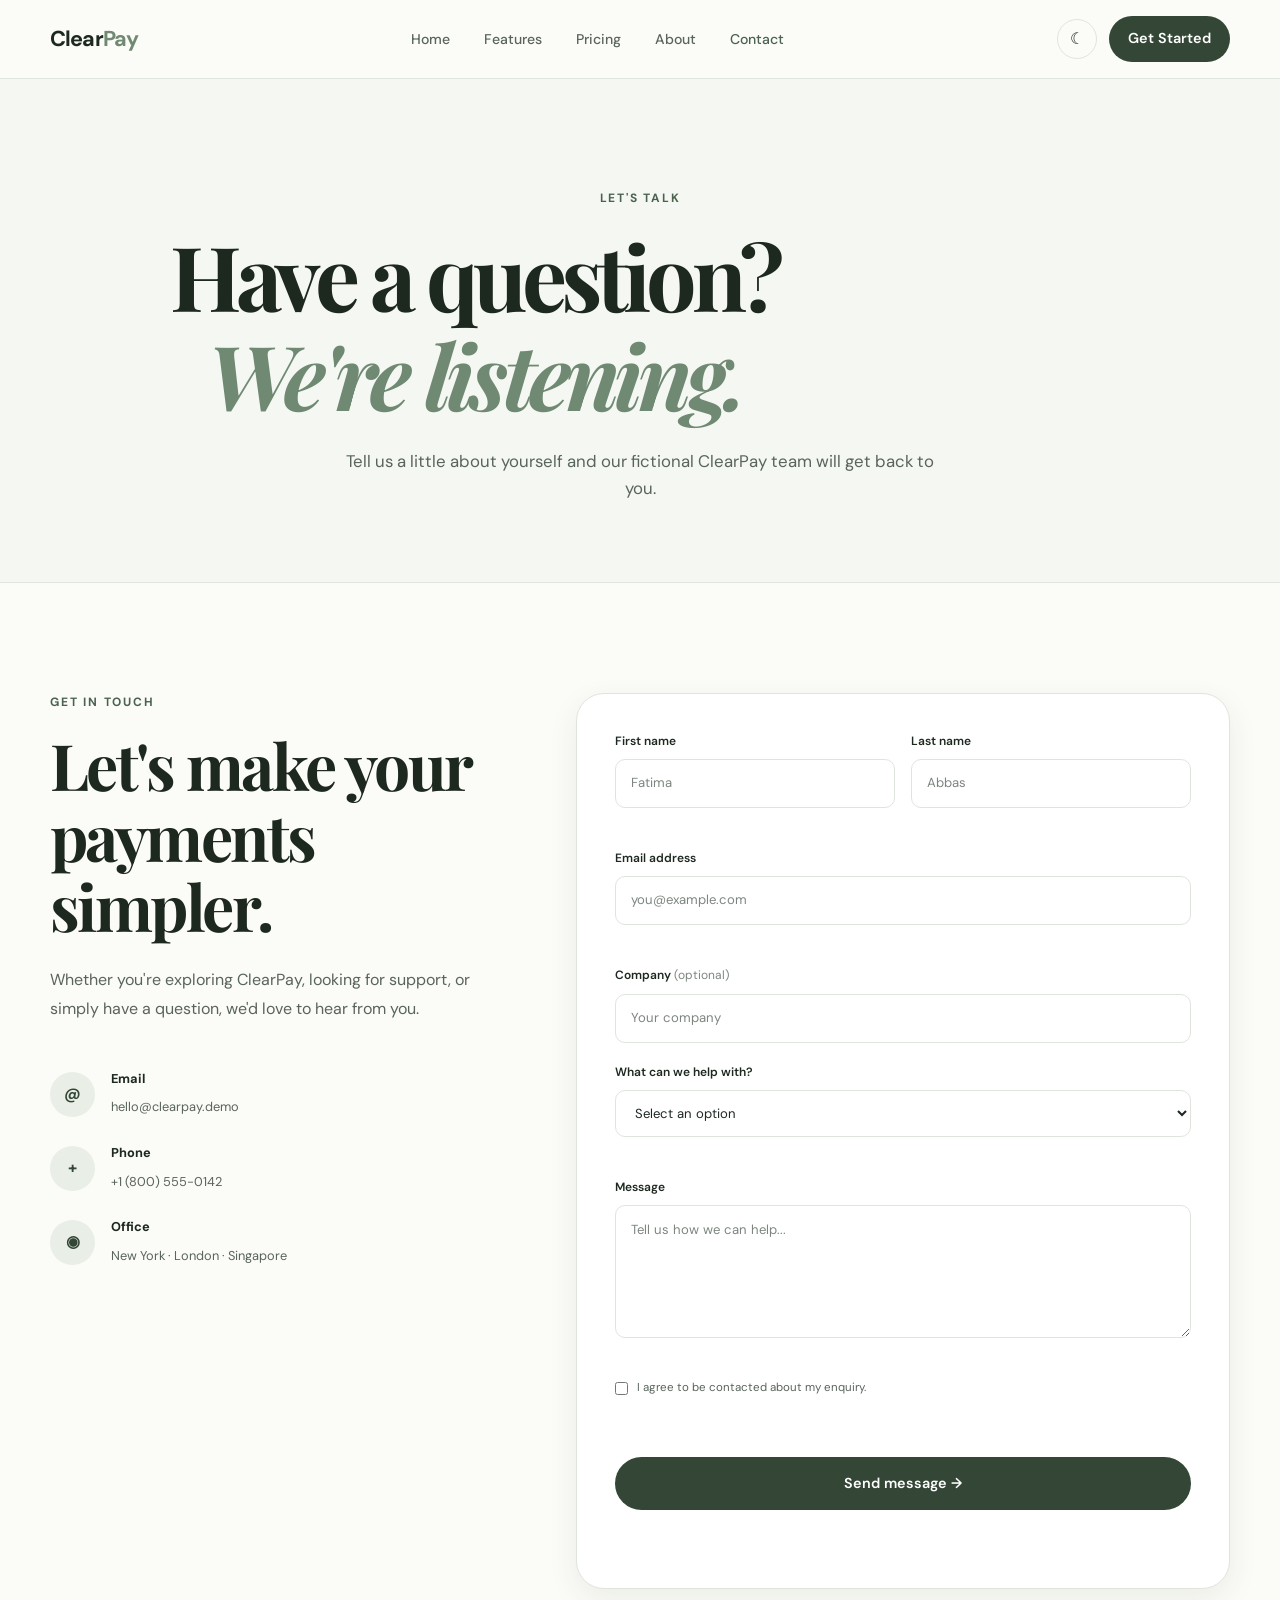
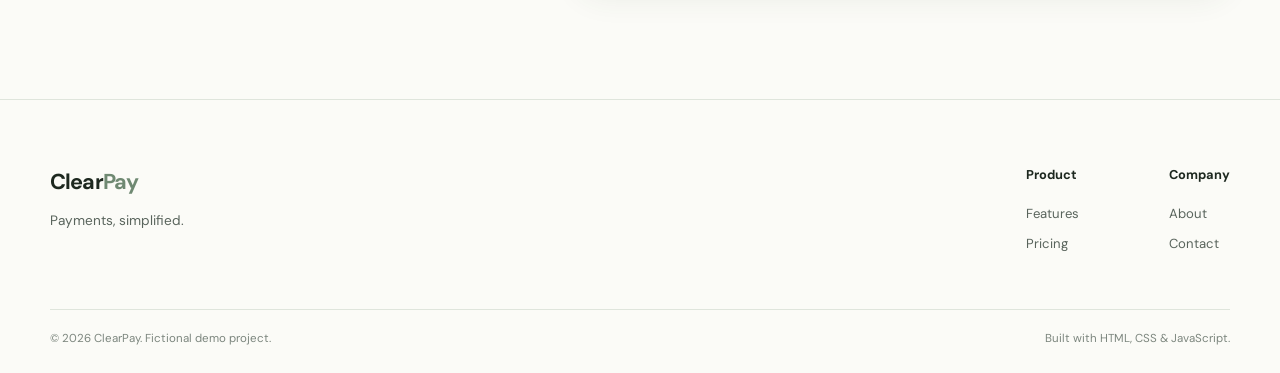
<file: contact.html>
<!DOCTYPE html>
<html lang="en">

<head>
    <meta charset="UTF-8">

    <meta name="viewport" content="width=device-width, initial-scale=1.0">

    <meta
        name="description"
        content="Contact the ClearPay team and learn how our fictional fintech platform can help your business."
    >

    <title>Contact — ClearPay</title>

    <link rel="preconnect" href="https://fonts.googleapis.com">
    <link rel="preconnect" href="https://fonts.gstatic.com" crossorigin>

    <link
        href="https://fonts.googleapis.com/css2?family=DM+Sans:wght@400;500;600;700&family=Playfair+Display:wght@500;600;700&display=swap"
        rel="stylesheet"
    >

    <link rel="stylesheet" href="css/style.css">
</head>

<body>

    <!-- HEADER -->

    <header class="site-header">

        <div class="container nav-wrapper">

            <a href="index.html" class="logo">
                Clear<span>Pay</span>
            </a>

            <nav class="main-nav" aria-label="Main navigation">

                <a href="index.html">Home</a>

                <a href="features.html">Features</a>

                <a href="pricing.html">Pricing</a>

                <a href="about.html">About</a>

                <a href="contact.html" class="active">
                    Contact
                </a>

            </nav>

            <div class="nav-actions">

                <button
                    class="theme-toggle"
                    id="themeToggle"
                    aria-label="Toggle dark mode"
                >
                    ☾
                </button>

                <a
                    href="contact.html"
                    class="btn btn-small"
                >
                    Get Started
                </a>

                <button
                    class="menu-toggle"
                    id="menuToggle"
                    aria-label="Open navigation menu"
                    aria-expanded="false"
                >
                    ☰
                </button>

            </div>

        </div>

        <nav
            class="mobile-nav"
            id="mobileNav"
            aria-label="Mobile navigation"
        >

            <a href="index.html">Home</a>
            <a href="features.html">Features</a>
            <a href="pricing.html">Pricing</a>
            <a href="about.html">About</a>
            <a href="contact.html">Contact</a>

        </nav>

    </header>


    <main>

        <!-- HERO -->

        <section class="page-hero contact-hero">

            <div class="container">

                <p class="eyebrow">
                    Let's talk
                </p>

                <h1>
                    Have a question?
                    <span>We're listening.</span>
                </h1>

                <p>
                    Tell us a little about yourself and our
                    fictional ClearPay team will get back to you.
                </p>

            </div>

        </section>


        <!-- CONTACT -->

        <section class="contact-section section-padding">

            <div class="container contact-grid reveal">

                <!-- CONTACT INFO -->

                <div class="contact-info">

                    <p class="eyebrow">
                        Get in touch
                    </p>

                    <h2>
                        Let's make your
                        payments simpler.
                    </h2>

                    <p>
                        Whether you're exploring ClearPay,
                        looking for support, or simply have
                        a question, we'd love to hear from you.
                    </p>


                    <div class="contact-details">

                        <div>

                            <span class="contact-icon">
                                @
                            </span>

                            <div>

                                <strong>
                                    Email
                                </strong>

                                <a href="mailto:hello@clearpay.demo">
                                    hello@clearpay.demo
                                </a>

                            </div>

                        </div>


                        <div>

                            <span class="contact-icon">
                                +
                            </span>

                            <div>

                                <strong>
                                    Phone
                                </strong>

                                <span>
                                    +1 (800) 555-0142
                                </span>

                            </div>

                        </div>


                        <div>

                            <span class="contact-icon">
                                ◉
                            </span>

                            <div>

                                <strong>
                                    Office
                                </strong>

                                <span>
                                    New York · London · Singapore
                                </span>

                            </div>

                        </div>

                    </div>

                </div>


                <!-- FORM -->

                <div class="contact-form-wrapper">

                    <form
                        id="contactForm"
                        class="contact-form"
                        novalidate
                    >

                        <div class="form-row">

                            <div class="form-group">

                                <label for="firstName">
                                    First name
                                </label>

                                <input
                                    type="text"
                                    id="firstName"
                                    name="firstName"
                                    placeholder="Fatima"
                                    autocomplete="given-name"
                                    required
                                >

                                <small
                                    class="form-error"
                                    id="firstNameError"
                                ></small>

                            </div>


                            <div class="form-group">

                                <label for="lastName">
                                    Last name
                                </label>

                                <input
                                    type="text"
                                    id="lastName"
                                    name="lastName"
                                    placeholder="Abbas"
                                    autocomplete="family-name"
                                    required
                                >

                                <small
                                    class="form-error"
                                    id="lastNameError"
                                ></small>

                            </div>

                        </div>


                        <div class="form-group">

                            <label for="email">
                                Email address
                            </label>

                            <input
                                type="email"
                                id="email"
                                name="email"
                                placeholder="you@example.com"
                                autocomplete="email"
                                required
                            >

                            <small
                                class="form-error"
                                id="emailError"
                            ></small>

                        </div>


                        <div class="form-group">

                            <label for="company">
                                Company
                                <span>(optional)</span>
                            </label>

                            <input
                                type="text"
                                id="company"
                                name="company"
                                placeholder="Your company"
                                autocomplete="organization"
                            >

                        </div>


                        <div class="form-group">

                            <label for="subject">
                                What can we help with?
                            </label>

                            <select
                                id="subject"
                                name="subject"
                                required
                            >

                                <option value="">
                                    Select an option
                                </option>

                                <option value="sales">
                                    Sales & pricing
                                </option>

                                <option value="support">
                                    Customer support
                                </option>

                                <option value="partnership">
                                    Partnership
                                </option>

                                <option value="other">
                                    Something else
                                </option>

                            </select>

                            <small
                                class="form-error"
                                id="subjectError"
                            ></small>

                        </div>


                        <div class="form-group">

                            <label for="message">
                                Message
                            </label>

                            <textarea
                                id="message"
                                name="message"
                                rows="5"
                                placeholder="Tell us how we can help..."
                                required
                            ></textarea>

                            <small
                                class="form-error"
                                id="messageError"
                            ></small>

                        </div>


                        <label class="checkbox-label">

                            <input
                                type="checkbox"
                                id="consent"
                                name="consent"
                                required
                            >

                            <span>
                                I agree to be contacted about my
                                enquiry.
                            </span>

                        </label>

                        <small
                            class="form-error"
                            id="consentError"
                        ></small>


                        <button
                            type="submit"
                            class="btn form-submit"
                        >
                            Send message →
                        </button>


                        <div
                            class="form-success"
                            id="formSuccess"
                            role="status"
                            aria-live="polite"
                        >
                        </div>

                    </form>

                </div>

            </div>

        </section>

    </main>


    <!-- FOOTER -->

    <footer class="site-footer">

        <div class="container footer-grid">

            <div>

                <a href="index3.html" class="logo">
                    Clear<span>Pay</span>
                </a>

                <p>
                    Payments, simplified.
                </p>

            </div>

            <div class="footer-links">

                <div>

                    <strong>Product</strong>

                    <a href="features.html">
                        Features
                    </a>

                    <a href="pricing.html">
                        Pricing
                    </a>

                </div>

                <div>

                    <strong>Company</strong>

                    <a href="about.html">
                        About
                    </a>

                    <a href="contact.html">
                        Contact
                    </a>

                </div>

            </div>

        </div>

        <div class="container footer-bottom">

            <span>
                © 2026 ClearPay. Fictional demo project.
            </span>

            <span>
                Built with HTML, CSS & JavaScript.
            </span>

        </div>

    </footer>


    <script src="js/script.js"></script>

</body>

</html>
</file>
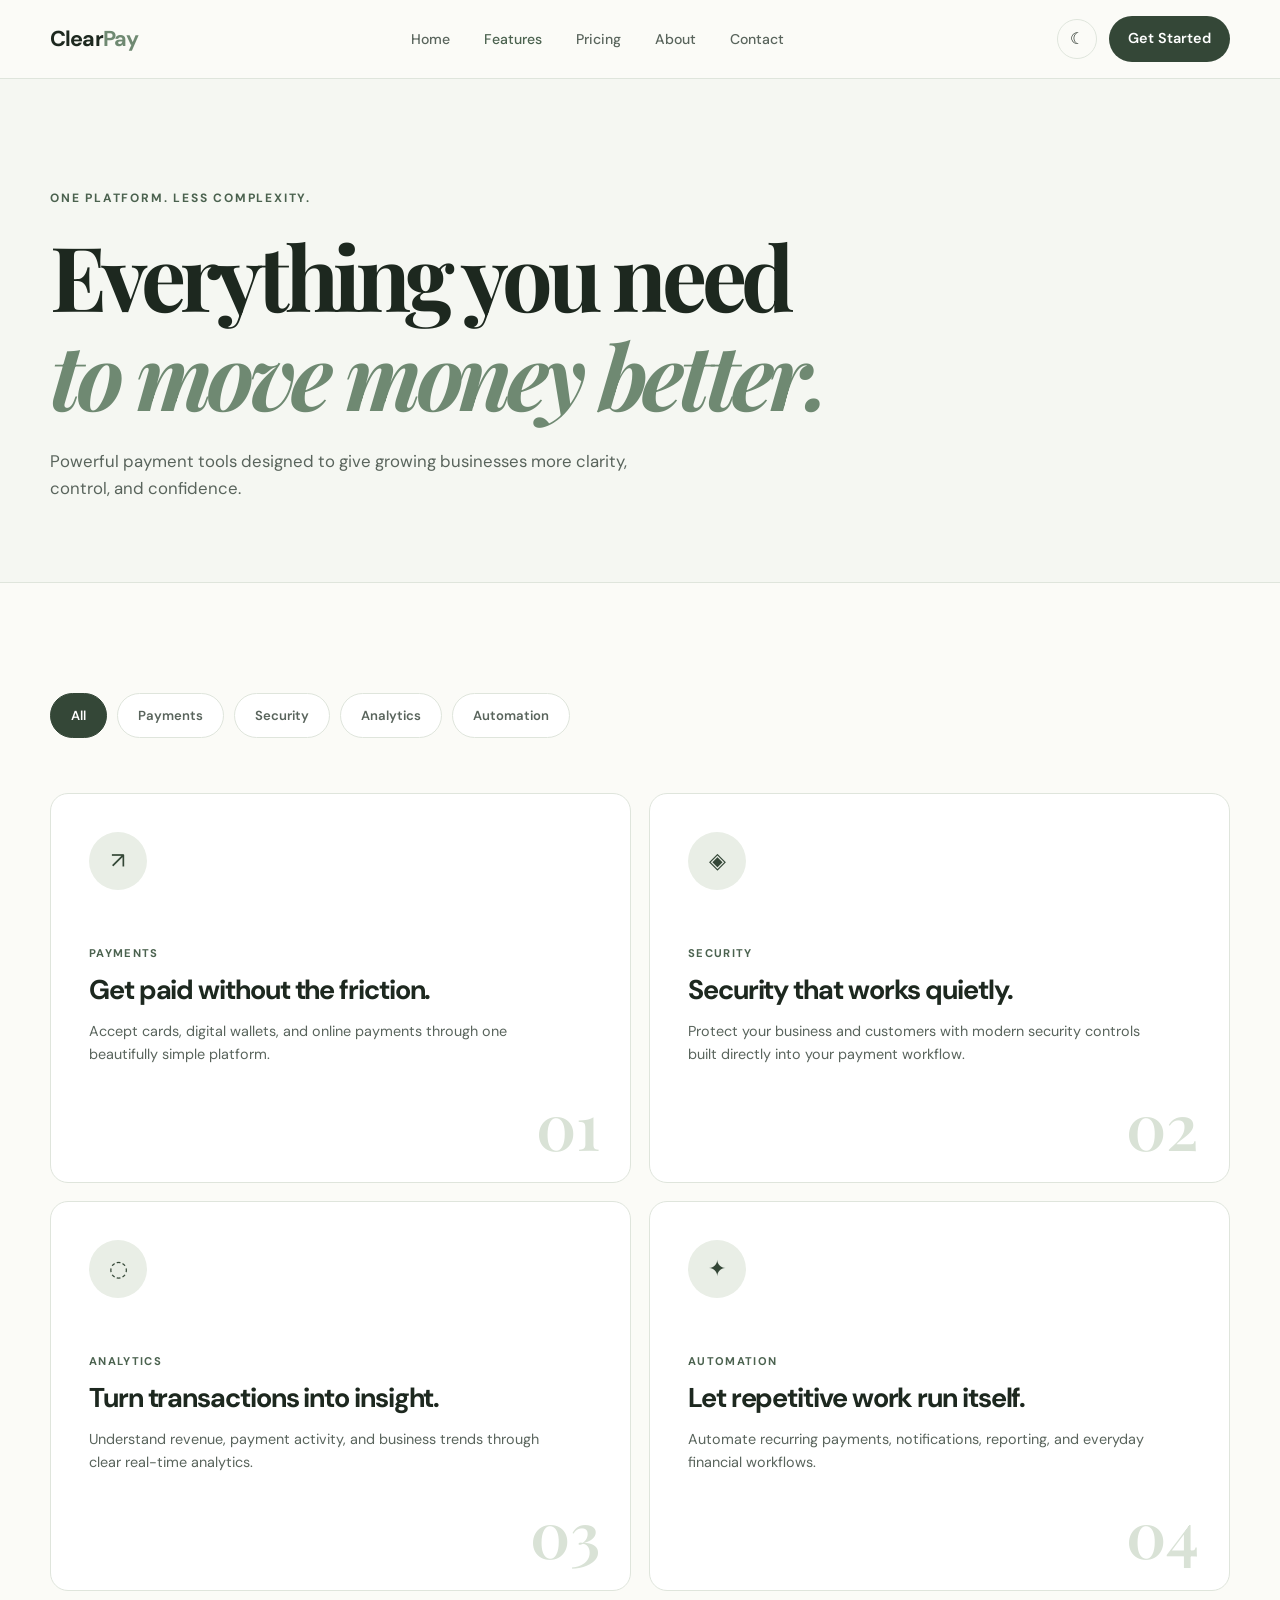
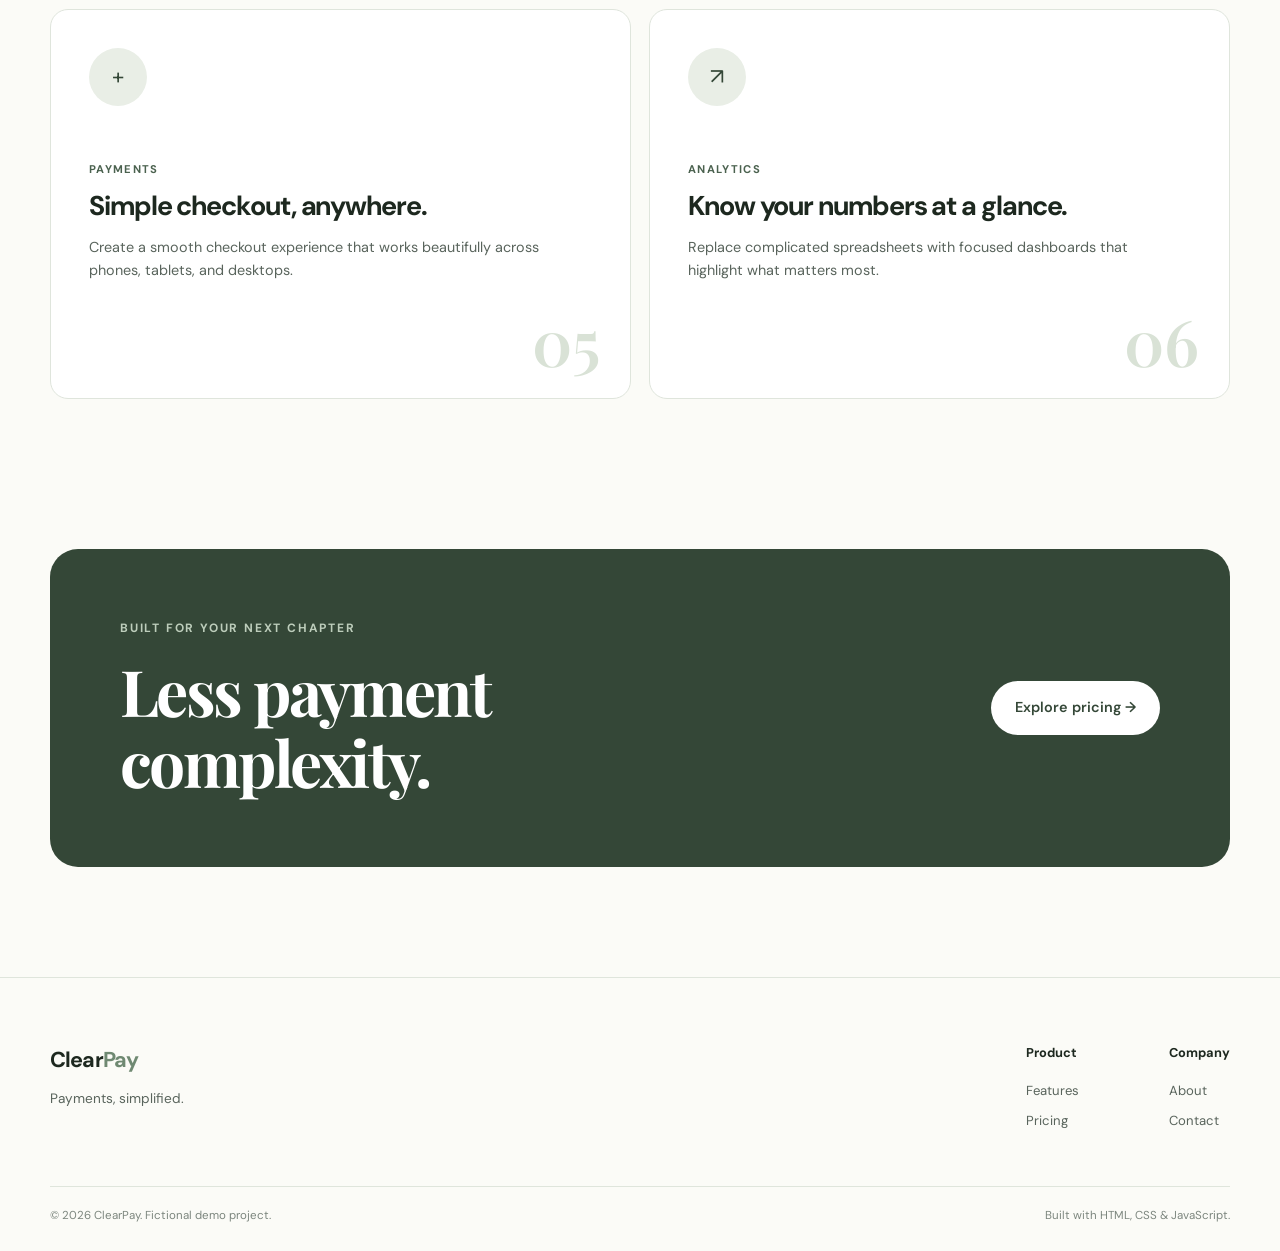
<file: features.html>
<!DOCTYPE html>
<html lang="en">

<head>
    <meta charset="UTF-8">

    <meta name="viewport" content="width=device-width, initial-scale=1.0">

    <meta name="description" content="Explore ClearPay's payment, security, analytics, and automation features.">

    <title>Features — ClearPay</title>

    <link rel="preconnect" href="https://fonts.googleapis.com">
    <link rel="preconnect" href="https://fonts.gstatic.com" crossorigin>

    <link
        href="https://fonts.googleapis.com/css2?family=DM+Sans:wght@400;500;600;700&family=Playfair+Display:wght@500;600;700&display=swap"
        rel="stylesheet">

    <link rel="stylesheet" href="css/style.css">
</head>

<body>

    <!-- HEADER -->

    <header class="site-header">

        <div class="container nav-wrapper">

            <a href="index.html" class="logo">
                Clear<span>Pay</span>
            </a>

            <nav class="main-nav" aria-label="Main navigation">

                <a href="index.html">Home</a>

                <a href="features.html" class="active">
                    Features
                </a>

                <a href="pricing.html">
                    Pricing
                </a>

                <a href="about.html">
                    About
                </a>

                <a href="contact.html">
                    Contact
                </a>

            </nav>

            <div class="nav-actions">

                <button class="theme-toggle" id="themeToggle" aria-label="Toggle dark mode">
                    ☾
                </button>

                <a href="contact.html" class="btn btn-small">
                    Get Started
                </a>

                <button class="menu-toggle" id="menuToggle" aria-label="Open navigation menu" aria-expanded="false">
                    ☰
                </button>

            </div>

        </div>

        <nav class="mobile-nav" id="mobileNav" aria-label="Mobile navigation">

            <a href="index.html">Home</a>
            <a href="features.html">Features</a>
            <a href="pricing.html">Pricing</a>
            <a href="about.html">About</a>
            <a href="contact.html">Contact</a>

        </nav>

    </header>


    <!-- MAIN -->

    <main>

        <!-- PAGE HERO -->

        <section class="page-hero">

            <div class="container">

                <p class="eyebrow">
                    One platform. Less complexity.
                </p>

                <h1>
                    Everything you need
                    <span>to move money better.</span>
                </h1>

                <p>
                    Powerful payment tools designed to give
                    growing businesses more clarity, control,
                    and confidence.
                </p>

            </div>

        </section>


        <!-- FILTERABLE FEATURES -->

        <section class="features-section section-padding">

            <div class="container">

                <div class="feature-filters" role="group" aria-label="Filter features">

                    <button class="filter-btn active" data-filter="all">
                        All
                    </button>

                    <button class="filter-btn" data-filter="payments">
                        Payments
                    </button>

                    <button class="filter-btn" data-filter="security">
                        Security
                    </button>

                    <button class="filter-btn" data-filter="analytics">
                        Analytics
                    </button>

                    <button class="filter-btn" data-filter="automation">
                        Automation
                    </button>

                </div>


                <div class="features-grid reveal">

                    <!-- PAYMENT -->

                    <article class="feature-card" data-category="payments">

                        <div class="big-feature-icon">
                            ↗
                        </div>

                        <span>Payments</span>

                        <h2>
                            Get paid without
                            the friction.
                        </h2>

                        <p>
                            Accept cards, digital wallets,
                            and online payments through one
                            beautifully simple platform.
                        </p>

                        <div class="feature-number">
                            01
                        </div>

                    </article>


                    <!-- SECURITY -->

                    <article class="feature-card" data-category="security">

                        <div class="big-feature-icon">
                            ◈
                        </div>

                        <span>Security</span>

                        <h2>
                            Security that
                            works quietly.
                        </h2>

                        <p>
                            Protect your business and customers
                            with modern security controls built
                            directly into your payment workflow.
                        </p>

                        <div class="feature-number">
                            02
                        </div>

                    </article>


                    <!-- ANALYTICS -->

                    <article class="feature-card" data-category="analytics">

                        <div class="big-feature-icon">
                            ◌
                        </div>

                        <span>Analytics</span>

                        <h2>
                            Turn transactions
                            into insight.
                        </h2>

                        <p>
                            Understand revenue, payment activity,
                            and business trends through clear
                            real-time analytics.
                        </p>

                        <div class="feature-number">
                            03
                        </div>

                    </article>


                    <!-- AUTOMATION -->

                    <article class="feature-card" data-category="automation">

                        <div class="big-feature-icon">
                            ✦
                        </div>

                        <span>Automation</span>

                        <h2>
                            Let repetitive work
                            run itself.
                        </h2>

                        <p>
                            Automate recurring payments,
                            notifications, reporting, and
                            everyday financial workflows.
                        </p>

                        <div class="feature-number">
                            04
                        </div>

                    </article>


                    <!-- PAYMENTS -->

                    <article class="feature-card" data-category="payments">

                        <div class="big-feature-icon">
                            +
                        </div>

                        <span>Payments</span>

                        <h2>
                            Simple checkout,
                            anywhere.
                        </h2>

                        <p>
                            Create a smooth checkout experience
                            that works beautifully across phones,
                            tablets, and desktops.
                        </p>

                        <div class="feature-number">
                            05
                        </div>

                    </article>


                    <!-- ANALYTICS -->

                    <article class="feature-card" data-category="analytics">

                        <div class="big-feature-icon">
                            ↗
                        </div>

                        <span>Analytics</span>

                        <h2>
                            Know your numbers
                            at a glance.
                        </h2>

                        <p>
                            Replace complicated spreadsheets with
                            focused dashboards that highlight what
                            matters most.
                        </p>

                        <div class="feature-number">
                            06
                        </div>

                    </article>

                </div>

            </div>

        </section>


        <!-- CTA -->

        <section class="cta-section">

            <div class="container cta-box">

                <div>

                    <p class="eyebrow">
                        Built for your next chapter
                    </p>

                    <h2>
                        Less payment
                        complexity.
                    </h2>

                </div>

                <a href="pricing.html" class="btn btn-light">
                    Explore pricing →
                </a>

            </div>

        </section>

    </main>


    <!-- FOOTER -->

    <footer class="site-footer">

        <div class="container footer-grid">

            <div>

                <a href="index3.html" class="logo">
                    Clear<span>Pay</span>
                </a>

                <p>
                    Payments, simplified.
                </p>

            </div>

            <div class="footer-links">

                <div>

                    <strong>Product</strong>

                    <a href="features.html">
                        Features
                    </a>

                    <a href="pricing.html">
                        Pricing
                    </a>

                </div>

                <div>

                    <strong>Company</strong>

                    <a href="about.html">
                        About
                    </a>

                    <a href="contact.html">
                        Contact
                    </a>

                </div>

            </div>

        </div>

        <div class="container footer-bottom">

            <span>
                © 2026 ClearPay. Fictional demo project.
            </span>

            <span>
                Built with HTML, CSS & JavaScript.
            </span>

        </div>

    </footer>


    <script src="js/script.js"></script>

</body>

</html>
</file>
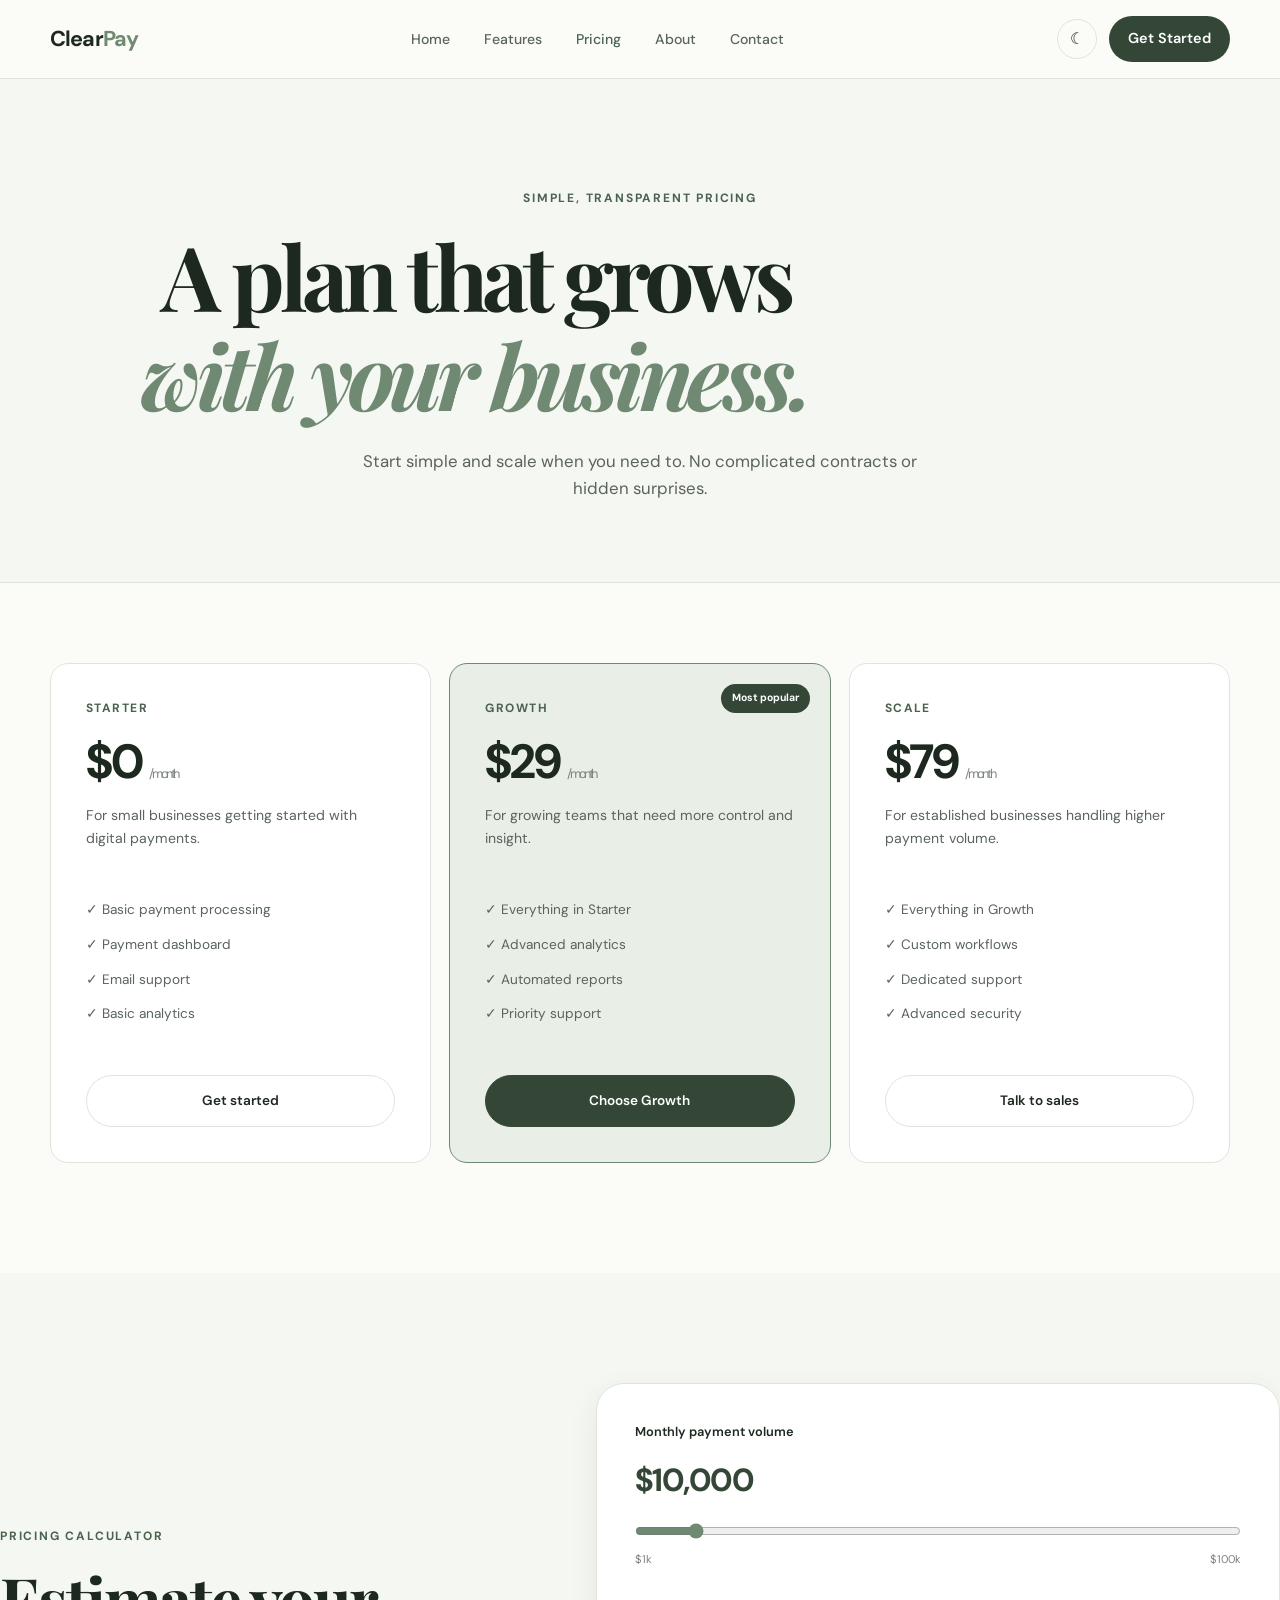
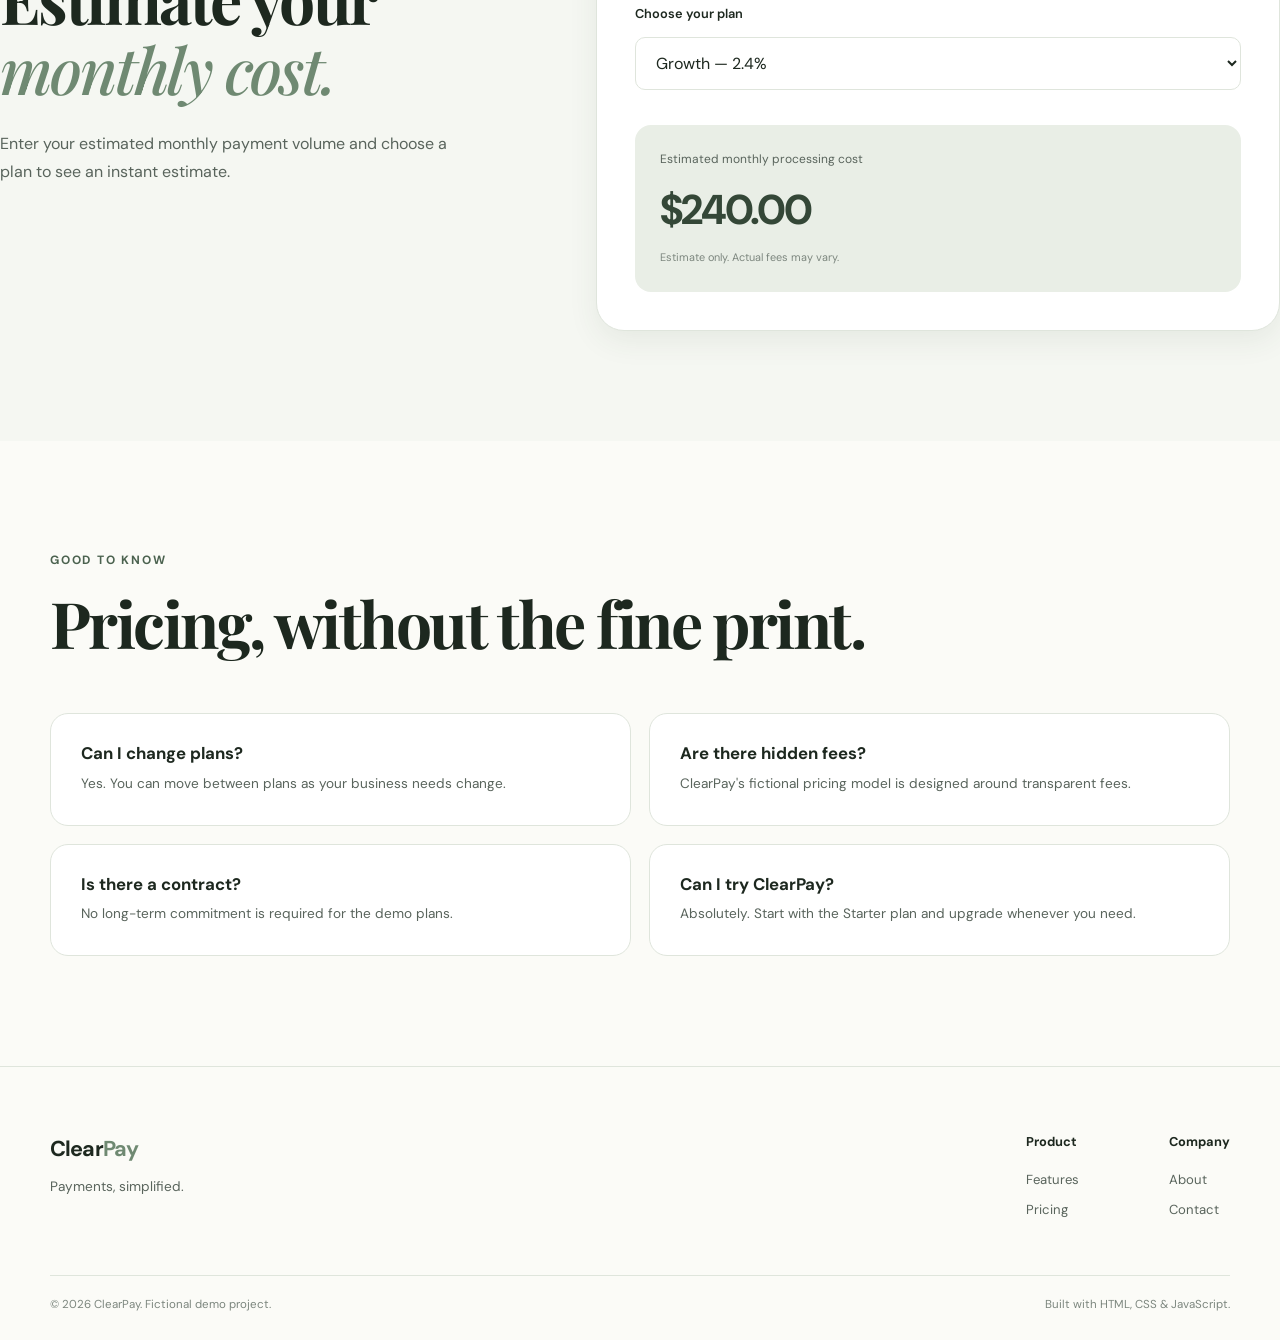
<file: pricing.html>
<!DOCTYPE html>
<html lang="en">

<head>
    <meta charset="UTF-8">

    <meta name="viewport" content="width=device-width, initial-scale=1.0">

    <meta name="description" content="ClearPay pricing plans and real-time payment cost calculator.">

    <title>Pricing — ClearPay</title>

    <link rel="preconnect" href="https://fonts.googleapis.com">
    <link rel="preconnect" href="https://fonts.gstatic.com" crossorigin>

    <link
        href="https://fonts.googleapis.com/css2?family=DM+Sans:wght@400;500;600;700&family=Playfair+Display:wght@500;600;700&display=swap"
        rel="stylesheet">

    <link rel="stylesheet" href="css/style.css">
</head>

<body>

    <!-- HEADER -->

    <header class="site-header">

        <div class="container nav-wrapper">

            <a href="index.html" class="logo">
                Clear<span>Pay</span>
            </a>

            <nav class="main-nav" aria-label="Main navigation">

                <a href="index.html">Home</a>

                <a href="features.html">Features</a>

                <a href="pricing.html" class="active">
                    Pricing
                </a>

                <a href="about.html">About</a>

                <a href="contact.html">Contact</a>

            </nav>

            <div class="nav-actions">

                <button class="theme-toggle" id="themeToggle" aria-label="Toggle dark mode">
                    ☾
                </button>

                <a href="contact.html" class="btn btn-small">
                    Get Started
                </a>

                <button class="menu-toggle" id="menuToggle" aria-label="Open navigation menu" aria-expanded="false">
                    ☰
                </button>

            </div>

        </div>

        <nav class="mobile-nav" id="mobileNav" aria-label="Mobile navigation">

            <a href="index.html">Home</a>
            <a href="features.html">Features</a>
            <a href="pricing.html">Pricing</a>
            <a href="about.html">About</a>
            <a href="contact.html">Contact</a>

        </nav>

    </header>


    <main>

        <!-- PAGE HERO -->

        <section class="page-hero pricing-hero">

            <div class="container">

                <p class="eyebrow">
                    Simple, transparent pricing
                </p>

                <h1>
                    A plan that grows
                    <span>with your business.</span>
                </h1>

                <p>
                    Start simple and scale when you need to.
                    No complicated contracts or hidden surprises.
                </p>

            </div>

        </section>


        <!-- PRICING CARDS -->

        <section class="pricing-section section-padding">

            <div class="container">

                <div class="pricing-grid reveal">

                    <!-- STARTER -->

                    <article class="pricing-card">

                        <div>

                            <p class="pricing-label">
                                Starter
                            </p>

                            <h2>
                                $0
                                <small>/ month</small>
                            </h2>

                            <p>
                                For small businesses getting
                                started with digital payments.
                            </p>

                        </div>

                        <ul>

                            <li>✓ Basic payment processing</li>
                            <li>✓ Payment dashboard</li>
                            <li>✓ Email support</li>
                            <li>✓ Basic analytics</li>

                        </ul>

                        <a href="contact.html" class="pricing-button">
                            Get started
                        </a>

                    </article>


                    <!-- GROWTH -->

                    <article class="pricing-card popular">

                        <div class="popular-tag">
                            Most popular
                        </div>

                        <div>

                            <p class="pricing-label">
                                Growth
                            </p>

                            <h2>
                                $29
                                <small>/ month</small>
                            </h2>

                            <p>
                                For growing teams that need
                                more control and insight.
                            </p>

                        </div>

                        <ul>

                            <li>✓ Everything in Starter</li>
                            <li>✓ Advanced analytics</li>
                            <li>✓ Automated reports</li>
                            <li>✓ Priority support</li>

                        </ul>

                        <a href="contact.html" class="pricing-button primary">
                            Choose Growth
                        </a>

                    </article>


                    <!-- SCALE -->

                    <article class="pricing-card">

                        <div>

                            <p class="pricing-label">
                                Scale
                            </p>

                            <h2>
                                $79
                                <small>/ month</small>
                            </h2>

                            <p>
                                For established businesses
                                handling higher payment volume.
                            </p>

                        </div>

                        <ul>

                            <li>✓ Everything in Growth</li>
                            <li>✓ Custom workflows</li>
                            <li>✓ Dedicated support</li>
                            <li>✓ Advanced security</li>

                        </ul>

                        <a href="contact.html" class="pricing-button">
                            Talk to sales
                        </a>

                    </article>

                </div>

            </div>

        </section>


        <!-- CALCULATOR -->

        <section class="calculator-section section-padding">

            <div class="calculator-grid reveal">

                <div class="calculator-intro">

                    <p class="eyebrow">
                        Pricing calculator
                    </p>

                    <h2>
                        Estimate your
                        <em>monthly cost.</em>
                    </h2>

                    <p>
                        Enter your estimated monthly payment
                        volume and choose a plan to see an
                        instant estimate.
                    </p>

                </div>


                <div class="calculator-card">

                    <div class="calculator-field">

                        <label for="volume">
                            Monthly payment volume
                        </label>

                        <div class="range-value">
                            $<span id="volumeValue">10000</span>
                        </div>

                        <input type="range" id="volume" min="1000" max="100000" step="1000" value="10000">

                        <div class="range-labels">
                            <span>$1k</span>
                            <span>$100k</span>
                        </div>

                    </div>


                    <div class="calculator-field">

                        <label for="plan">
                            Choose your plan
                        </label>

                        <select id="plan">

                            <option value="starter">
                                Starter — 2.9%
                            </option>

                            <option value="growth" selected>
                                Growth — 2.4%
                            </option>

                            <option value="scale">
                                Scale — 1.9%
                            </option>

                        </select>

                    </div>


                    <div class="calculator-result">

                        <span>
                            Estimated monthly processing cost
                        </span>

                        <strong id="estimatedCost">
                            $269.00
                        </strong>

                        <small>
                            Estimate only. Actual fees may vary.
                        </small>

                    </div>

                </div>

            </div>

        </section>


        <!-- FAQ -->

        <section class="faq-section section-padding">

            <div class="container">

                <div class="section-heading">

                    <div>

                        <p class="eyebrow">
                            Good to know
                        </p>

                        <h2>
                            Pricing, without
                            the fine print.
                        </h2>

                    </div>

                </div>


                <div class="faq-grid">

                    <article>

                        <h3>
                            Can I change plans?
                        </h3>

                        <p>
                            Yes. You can move between plans as
                            your business needs change.
                        </p>

                    </article>


                    <article>

                        <h3>
                            Are there hidden fees?
                        </h3>

                        <p>
                            ClearPay's fictional pricing model
                            is designed around transparent fees.
                        </p>

                    </article>


                    <article>

                        <h3>
                            Is there a contract?
                        </h3>

                        <p>
                            No long-term commitment is required
                            for the demo plans.
                        </p>

                    </article>


                    <article>

                        <h3>
                            Can I try ClearPay?
                        </h3>

                        <p>
                            Absolutely. Start with the Starter
                            plan and upgrade whenever you need.
                        </p>

                    </article>

                </div>

            </div>

        </section>

    </main>


    <!-- FOOTER -->

    <footer class="site-footer">

        <div class="container footer-grid">

            <div>

                <a href="index.html" class="logo">
                    Clear<span>Pay</span>
                </a>

                <p>
                    Payments, simplified.
                </p>

            </div>

            <div class="footer-links">

                <div>

                    <strong>Product</strong>

                    <a href="features.html">Features</a>
                    <a href="pricing.html">Pricing</a>

                </div>

                <div>

                    <strong>Company</strong>

                    <a href="about.html">About</a>
                    <a href="contact.html">Contact</a>

                </div>

            </div>

        </div>

        <div class="container footer-bottom">

            <span>
                © 2026 ClearPay. Fictional demo project.
            </span>

            <span>
                Built with HTML, CSS & JavaScript.
            </span>

        </div>

    </footer>


    <script src="js/script.js"></script>

</body>

</html>
</file>
<file: css/style.css>
/* =========================================================
   CLEARPAY
   Global Design System
========================================================= */


/* =========================================================
   01. DESIGN TOKENS
========================================================= */

:root {

    --primary: #6f8972;
    --primary-dark: #4b624f;
    --primary-deep: #344737;

    --sage-50: #f5f7f2;
    --sage-100: #e9eee6;
    --sage-200: #d9e2d6;
    --sage-300: #bdcdbb;

    --cream: #fbfbf7;
    --white: #ffffff;

    --text: #1d281f;
    --text-soft: #59645c;
    --text-light: #7c867e;

    --border: #dfe5dc;

    --shadow:
        0 20px 60px rgba(52, 71, 55, 0.10);

    --shadow-small:
        0 10px 30px rgba(52, 71, 55, 0.08);

    --radius-small: 10px;
    --radius-medium: 18px;
    --radius-large: 28px;

    --container: 1180px;

    --transition: 0.3s ease;

}


/* =========================================================
   02. DARK THEME
========================================================= */

body.dark {

    --cream: #172019;
    --white: #202b22;

    --sage-50: #202b22;
    --sage-100: #29372b;
    --sage-200: #344536;

    --text: #edf2eb;
    --text-soft: #bbc6bc;
    --text-light: #89968b;

    --border: #39483b;

    --shadow:
        0 20px 60px rgba(0, 0, 0, 0.25);

}


/* =========================================================
   03. RESET
========================================================= */

* {
    margin: 0;
    padding: 0;
    box-sizing: border-box;
}

html {
    scroll-behavior: smooth;
}

body {

    font-family:
        "DM Sans",
        sans-serif;

    background: var(--cream);

    color: var(--text);

    line-height: 1.6;

    transition:
        background var(--transition),
        color var(--transition);

}

img {
    max-width: 100%;
    display: block;
}

a {
    text-decoration: none;
    color: inherit;
}

button,
input,
textarea,
select {
    font: inherit;
}

button {
    cursor: pointer;
}


/* =========================================================
   04. GLOBAL
========================================================= */

.container {

    width: min(
        calc(100% - 48px),
        var(--container)
    );

    margin-inline: auto;

}

.section-padding {
    padding: 110px 0;
}

.eyebrow {

    color: var(--primary-dark);

    font-size: 0.75rem;

    font-weight: 700;

    text-transform: uppercase;

    letter-spacing: 0.15em;

    margin-bottom: 18px;

}

h1,
h2,
h3 {

    line-height: 1.1;

}

h1,
h2 {

    font-family:
        "Playfair Display",
        serif;

}

h2 {

    font-size:
        clamp(2.4rem, 5vw, 4.3rem);

    letter-spacing: -0.04em;

}

p {
    color: var(--text-soft);
}


/* =========================================================
   05. BUTTONS
========================================================= */

.btn {

    display: inline-flex;

    align-items: center;

    justify-content: center;

    gap: 12px;

    padding: 15px 24px;

    background: var(--primary-deep);

    color: white;

    border-radius: 999px;

    font-size: 0.9rem;

    font-weight: 600;

    border: none;

    transition:
        transform var(--transition),
        background var(--transition),
        box-shadow var(--transition);

}

.btn:hover {

    transform: translateY(-3px);

    background: var(--primary-dark);

    box-shadow: var(--shadow-small);

}

.btn-small {
    padding: 11px 19px;
}

.btn-light {

    background: white;

    color: var(--primary-deep);

}

.btn-light:hover {

    background: var(--sage-50);

}

.text-link {

    display: inline-flex;

    align-items: center;

    gap: 8px;

    color: var(--primary-dark);

    font-size: 0.9rem;

    font-weight: 600;

    transition:
        gap var(--transition),
        color var(--transition);

}

.text-link:hover {

    gap: 13px;

    color: var(--primary);

}


/* =========================================================
   06. HEADER
========================================================= */

.site-header {

    position: relative;

    z-index: 100;

    background:
        color-mix(
            in srgb,
            var(--cream) 92%,
            transparent
        );

    backdrop-filter: blur(14px);

    border-bottom: 1px solid var(--border);

}

.nav-wrapper {

    min-height: 78px;

    display: flex;

    align-items: center;

    justify-content: space-between;

    gap: 30px;

}

.logo {

    font-size: 1.35rem;

    font-weight: 700;

    letter-spacing: -0.04em;

}

.logo span {
    color: var(--primary);
}

.main-nav {

    display: flex;

    align-items: center;

    gap: 34px;

}

.main-nav a {

    color: var(--text-soft);

    font-size: 0.88rem;

    font-weight: 500;

    transition: color var(--transition);

}

.main-nav a:hover,
.main-nav a.active {

    color: var(--primary-dark);

}

.nav-actions {

    display: flex;

    align-items: center;

    gap: 12px;

}

.theme-toggle {

    width: 40px;

    height: 40px;

    display: grid;

    place-items: center;

    border: 1px solid var(--border);

    background: transparent;

    color: var(--text);

    border-radius: 50%;

    transition: all var(--transition);

}

.theme-toggle:hover {

    background: var(--sage-100);

}

.menu-toggle {

    display: none;

    border: none;

    background: transparent;

    color: var(--text);

    font-size: 1.3rem;

}


/* =========================================================
   07. MOBILE NAV
========================================================= */

.mobile-nav {

    display: none;

    flex-direction: column;

    padding: 10px 24px 24px;

    border-top: 1px solid var(--border);

}

.mobile-nav a {

    padding: 13px 0;

    color: var(--text-soft);

    border-bottom: 1px solid var(--border);

}


/* =========================================================
   08. HERO
========================================================= */

.hero {

    padding:
        100px 0
        90px;

    overflow: hidden;

}

.hero-grid {

    display: grid;

    grid-template-columns:
        1fr
        0.9fr;

    align-items: center;

    gap: 80px;

}

.hero-content {

    max-width: 620px;

}

.hero h1 {

    font-size:
        clamp(
            4rem,
            8vw,
            7.5rem
        );

    letter-spacing: -0.065em;

    margin-bottom: 28px;

}

.hero h1 span {

    display: block;

    color: var(--primary);

    font-style: italic;

}

.hero-text {

    max-width: 510px;

    font-size: 1.05rem;

    margin-bottom: 32px;

}

.hero-buttons {

    display: flex;

    align-items: center;

    gap: 28px;

    margin-bottom: 45px;

}

.hero-trust {

    display: flex;

    align-items: center;

    gap: 15px;

}

.hero-trust strong {

    font-size: 0.9rem;

}

.hero-trust p {

    font-size: 0.78rem;

}

.trust-avatars {

    display: flex;

}

.trust-avatars span {

    width: 34px;

    height: 34px;

    display: grid;

    place-items: center;

    margin-left: -7px;

    border: 2px solid var(--cream);

    border-radius: 50%;

    background: var(--sage-200);

    color: var(--primary-deep);

    font-size: 0.7rem;

    font-weight: 700;

}

.trust-avatars span:first-child {
    margin-left: 0;
}


/* =========================================================
   09. HERO VISUAL
========================================================= */

.hero-visual {

    min-height: 540px;

    position: relative;

    display: grid;

    place-items: center;

}

.visual-orbit {

    position: absolute;

    border: 1px solid var(--sage-300);

    border-radius: 50%;

}

.orbit-one {

    width: 480px;

    height: 480px;

}

.orbit-two {

    width: 360px;

    height: 360px;

    border-style: dashed;

}

.payment-card {

    width: min(390px, 80%);

    aspect-ratio: 1.58;

    padding: 30px;

    display: flex;

    flex-direction: column;

    justify-content: space-between;

    position: relative;

    z-index: 2;

    border-radius: var(--radius-large);

    background:
        linear-gradient(
            135deg,
            var(--primary-deep),
            var(--primary)
        );

    color: white;

    box-shadow:
        0 35px 70px
        rgba(52, 71, 55, 0.28);

    transform: rotate(-5deg);

}

.card-top,
.card-bottom {

    display: flex;

    align-items: center;

    justify-content: space-between;

}

.card-top {

    font-weight: 700;

}

.card-chip {

    font-size: 1.6rem;

}

.card-number {

    font-size: 1.1rem;

    letter-spacing: 0.13em;

}

.card-bottom small,
.floating-payment small,
.floating-stat small {

    display: block;

    opacity: 0.65;

    font-size: 0.68rem;

    margin-bottom: 3px;

}

.card-bottom strong {

    font-size: 0.9rem;

}

.floating-payment,
.floating-stat {

    position: absolute;

    z-index: 4;

    display: flex;

    align-items: center;

    gap: 12px;

    padding: 15px 18px;

    background: var(--white);

    border: 1px solid var(--border);

    border-radius: 14px;

    box-shadow: var(--shadow-small);

}

.floating-payment {

    right: 0;

    top: 105px;

}

.floating-stat {

    left: 0;

    bottom: 100px;

}

.payment-icon {

    width: 36px;

    height: 36px;

    display: grid;

    place-items: center;

    background: var(--sage-100);

    color: var(--primary-dark);

    border-radius: 50%;

}

.floating-payment strong,
.floating-stat strong {

    font-size: 0.85rem;

}

.stat-dot {

    width: 9px;

    height: 9px;

    border-radius: 50%;

    background: var(--primary);

}


/* =========================================================
   10. TRUSTED
========================================================= */

.trusted {

    padding: 30px 0 55px;

    border-top: 1px solid var(--border);

    border-bottom: 1px solid var(--border);

}

.trusted p {

    margin-bottom: 25px;

    text-align: center;

    font-size: 0.75rem;

    text-transform: uppercase;

    letter-spacing: 0.12em;

}

.trusted-logos {

    display: flex;

    align-items: center;

    justify-content: space-between;

    gap: 30px;

    color: var(--text-light);

}

.trusted-logos span {

    font-size: 1.15rem;

    font-weight: 600;

    letter-spacing: -0.04em;

}


/* =========================================================
   11. INTRO
========================================================= */

.intro {

    background: var(--sage-50);

}

.intro-grid {

    display: grid;

    grid-template-columns:
        1fr
        1fr;

    gap: 100px;

    align-items: end;

}

.intro h2 {

    max-width: 560px;

}

.intro h2 em {

    color: var(--primary);

    font-weight: 500;

}

.large-text {

    max-width: 520px;

    font-size: 1.2rem;

    line-height: 1.8;

    margin-bottom: 28px;

}


/* =========================================================
   12. FEATURE PREVIEW
========================================================= */

.home-features {

    background: var(--cream);

}

.section-heading {

    display: flex;

    justify-content: space-between;

    align-items: end;

    margin-bottom: 55px;

}

.feature-preview-grid {

    display: grid;

    grid-template-columns:
        repeat(3, 1fr);

    gap: 18px;

}

.feature-preview {

    min-height: 330px;

    padding: 35px;

    display: flex;

    flex-direction: column;

    border: 1px solid var(--border);

    border-radius: var(--radius-medium);

    background: var(--white);

    transition:
        transform var(--transition),
        box-shadow var(--transition);

}

.feature-preview:hover {

    transform: translateY(-7px);

    box-shadow: var(--shadow-small);

}

.feature-preview.featured {

    background: var(--sage-100);

    border-color: transparent;

}

.feature-icon {

    width: 48px;

    height: 48px;

    display: grid;

    place-items: center;

    margin-bottom: 45px;

    border-radius: 50%;

    background: var(--sage-200);

    color: var(--primary-deep);

    font-size: 1.2rem;

}

.feature-preview span {

    margin-bottom: 10px;

    color: var(--primary-dark);

    font-size: 0.7rem;

    font-weight: 700;

    text-transform: uppercase;

    letter-spacing: 0.1em;

}

.feature-preview h3 {

    margin-bottom: 14px;

    font-size: 1.45rem;

    letter-spacing: -0.03em;

}

.feature-preview p {

    font-size: 0.9rem;

}


/* =========================================================
   13. CTA
========================================================= */

.cta-section {

    padding: 40px 0 110px;

}

.cta-box {

    padding: 70px;

    display: flex;

    align-items: center;

    justify-content: space-between;

    gap: 40px;

    border-radius: var(--radius-large);

    background: var(--primary-deep);

    color: white;

}

.cta-box .eyebrow {

    color: var(--sage-300);

}

.cta-box h2 {

    max-width: 650px;

    color: white;

}


/* =========================================================
   14. FOOTER
========================================================= */

.site-footer {

    padding: 65px 0 25px;

    border-top: 1px solid var(--border);

}

.footer-grid {

    display: flex;

    justify-content: space-between;

    gap: 60px;

    padding-bottom: 55px;

}

.footer-grid > div:first-child p {

    margin-top: 10px;

    font-size: 0.85rem;

}

.footer-links {

    display: flex;

    gap: 90px;

}

.footer-links div {

    display: flex;

    flex-direction: column;

    gap: 9px;

}

.footer-links strong {

    margin-bottom: 8px;

    font-size: 0.8rem;

}

.footer-links a {

    color: var(--text-soft);

    font-size: 0.82rem;

}

.footer-links a:hover {

    color: var(--primary);

}

.footer-bottom {

    padding-top: 20px;

    border-top: 1px solid var(--border);

    display: flex;

    justify-content: space-between;

    gap: 20px;

    color: var(--text-light);

    font-size: 0.72rem;

}


/* =========================================================
   15. RESPONSIVE — TABLET
========================================================= */

@media (max-width: 950px) {

    .main-nav {
        display: none;
    }

    .menu-toggle {
        display: block;
    }

    .hero-grid {

        grid-template-columns: 1fr;

        gap: 30px;

    }

    .hero-content {

        max-width: 700px;

    }

    .hero-visual {

        min-height: 470px;

    }

    .intro-grid {

        grid-template-columns: 1fr;

        gap: 35px;

    }

    .feature-preview-grid {

        grid-template-columns: 1fr 1fr;

    }

    .feature-preview:last-child {

        grid-column: span 2;

    }

    .cta-box {

        flex-direction: column;

        align-items: flex-start;

    }

}


/* =========================================================
   16. RESPONSIVE — MOBILE
========================================================= */

@media (max-width: 650px) {

    .container {

        width: min(
            calc(100% - 32px),
            var(--container)
        );

    }

    .section-padding {

        padding: 75px 0;

    }

    .nav-wrapper {

        min-height: 68px;

    }

    .nav-actions .btn {

        display: none;

    }

    .hero {

        padding:
            65px 0
            50px;

    }

    .hero h1 {

        font-size:
            clamp(
                3.4rem,
                18vw,
                5rem
            );

    }

    .hero-text {

        font-size: 0.95rem;

    }

    .hero-buttons {

        flex-direction: column;

        align-items: flex-start;

        gap: 20px;

    }

    .hero-visual {

        min-height: 390px;

    }

    .orbit-one {

        width: 330px;

        height: 330px;

    }

    .orbit-two {

        width: 260px;

        height: 260px;

    }

    .payment-card {

        width: 78%;

        padding: 22px;

    }

    .floating-payment {

        right: -5px;

        top: 50px;

    }

    .floating-stat {

        left: -5px;

        bottom: 50px;

    }

    .trusted-logos {

        flex-wrap: wrap;

        justify-content: center;

        gap: 18px 35px;

    }

    .trusted-logos span {

        font-size: 0.95rem;

    }

    .section-heading {

        align-items: flex-start;

        flex-direction: column;

        gap: 20px;

    }

    .feature-preview-grid {

        grid-template-columns: 1fr;

    }

    .feature-preview:last-child {

        grid-column: auto;

    }

    .cta-section {

        padding-bottom: 75px;

    }

    .cta-box {

        padding: 40px 28px;

    }

    .footer-grid {

        flex-direction: column;

        padding-bottom: 40px;

    }

    .footer-links {

        gap: 60px;

    }

    .footer-bottom {

        flex-direction: column;

    }

}


/* =========================================================
   17. ANIMATION
========================================================= */

@keyframes floatCard {

    0%,
    100% {

        transform:
            rotate(-5deg)
            translateY(0);

    }

    50% {

        transform:
            rotate(-5deg)
            translateY(-10px);

    }

}

.payment-card {

    animation:
        floatCard
        5s
        ease-in-out
        infinite;

}


/* =========================================================
   18. ACCESSIBILITY
========================================================= */

:focus-visible {

    outline:
        3px solid
        var(--primary);

    outline-offset: 4px;

}


/* =========================================================
   FEATURES PAGE
========================================================= */

.page-hero {

    padding: 110px 0 80px;

    background: var(--sage-50);

    border-bottom: 1px solid var(--border);

}

.page-hero h1 {

    max-width: 850px;

    font-size:
        clamp(
            3.2rem,
            7vw,
            6.5rem
        );

    letter-spacing: -0.06em;

    margin-bottom: 25px;

}

.page-hero h1 span {

    display: block;

    color: var(--primary);

    font-style: italic;

}

.page-hero > .container > p:last-child {

    max-width: 580px;

    font-size: 1.05rem;

}


/* FILTERS */

.feature-filters {

    display: flex;

    flex-wrap: wrap;

    gap: 10px;

    margin-bottom: 55px;

}

.filter-btn {

    padding: 11px 20px;

    border: 1px solid var(--border);

    border-radius: 999px;

    background: var(--white);

    color: var(--text-soft);

    font-size: 0.82rem;

    font-weight: 600;

    transition: all var(--transition);

}

.filter-btn:hover {

    border-color: var(--primary);

    color: var(--primary-dark);

}

.filter-btn.active {

    background: var(--primary-deep);

    border-color: var(--primary-deep);

    color: white;

}


/* FEATURE GRID */

.features-grid {

    display: grid;

    grid-template-columns:
        repeat(2, 1fr);

    gap: 18px;

}

.feature-card {

    min-height: 390px;

    padding: 38px;

    position: relative;

    overflow: hidden;

    display: flex;

    flex-direction: column;

    border: 1px solid var(--border);

    border-radius: var(--radius-medium);

    background: var(--white);

    transition:
        transform var(--transition),
        box-shadow var(--transition),
        opacity 0.3s ease;

}

.feature-card:hover {

    transform: translateY(-6px);

    box-shadow: var(--shadow-small);

}

.feature-card.hidden {

    display: none;

}

.big-feature-icon {

    width: 58px;

    height: 58px;

    display: grid;

    place-items: center;

    margin-bottom: 55px;

    border-radius: 50%;

    background: var(--sage-100);

    color: var(--primary-deep);

    font-size: 1.4rem;

}

.feature-card > span {

    color: var(--primary-dark);

    font-size: 0.7rem;

    font-weight: 700;

    text-transform: uppercase;

    letter-spacing: 0.12em;

    margin-bottom: 12px;

}

.feature-card h2 {

    font-family: "DM Sans", sans-serif;

    font-size: 1.7rem;

    letter-spacing: -0.04em;

    max-width: 400px;

    margin-bottom: 15px;

}

.feature-card p {

    max-width: 470px;

    font-size: 0.9rem;

}

.feature-number {

    position: absolute;

    right: 30px;

    bottom: 25px;

    color: var(--sage-200);

    font-family: "Playfair Display", serif;

    font-size: 4rem;

    font-weight: 600;

    line-height: 1;

}


/* FEATURE PAGE RESPONSIVE */

@media (max-width: 700px) {

    .page-hero {

        padding: 75px 0 60px;

    }

    .features-grid {

        grid-template-columns: 1fr;

    }

    .feature-card {

        min-height: 350px;

    }

}

@media (max-width: 450px) {

    .feature-filters {

        gap: 7px;

    }

    .filter-btn {

        padding: 9px 14px;

        font-size: 0.75rem;

    }

}

.mobile-nav.open {
    display: flex;
}

/* =========================================================
   PRICING PAGE
========================================================= */

.pricing-hero {
    text-align: center;
}

.pricing-hero > .container > p:last-child {
    margin-inline: auto;
}


/* PRICING CARDS */

.pricing-section {
    padding-top: 80px;
}

.pricing-grid {

    display: grid;

    grid-template-columns:
        repeat(3, 1fr);

    gap: 18px;

}

.pricing-card {

    position: relative;

    min-height: 500px;

    padding: 35px;

    display: flex;

    flex-direction: column;

    justify-content: space-between;

    border: 1px solid var(--border);

    border-radius: var(--radius-medium);

    background: var(--white);

    transition:
        transform var(--transition),
        box-shadow var(--transition);

}

.pricing-card:hover {

    transform: translateY(-7px);

    box-shadow: var(--shadow-small);

}

.pricing-card.popular {

    background: var(--sage-100);

    border-color: var(--primary);

}

.popular-tag {

    position: absolute;

    top: 20px;

    right: 20px;

    padding: 6px 11px;

    border-radius: 999px;

    background: var(--primary-deep);

    color: white;

    font-size: 0.65rem;

    font-weight: 700;

}

.pricing-label {

    color: var(--primary-dark);

    font-size: 0.75rem;

    font-weight: 700;

    text-transform: uppercase;

    letter-spacing: 0.12em;

    margin-bottom: 18px;

}

.pricing-card h2 {

    font-family: "DM Sans", sans-serif;

    font-size: 3rem;

    letter-spacing: -0.05em;

    margin-bottom: 15px;

}

.pricing-card h2 small {

    color: var(--text-light);

    font-size: 0.8rem;

    font-weight: 400;

}

.pricing-card > div > p:not(.pricing-label) {

    font-size: 0.88rem;

}

.pricing-card ul {

    list-style: none;

    display: flex;

    flex-direction: column;

    gap: 13px;

    margin: 30px 0;

}

.pricing-card li {

    color: var(--text-soft);

    font-size: 0.85rem;

}

.pricing-button {

    width: 100%;

    padding: 14px;

    text-align: center;

    border: 1px solid var(--border);

    border-radius: 999px;

    color: var(--text);

    font-size: 0.85rem;

    font-weight: 600;

    transition: all var(--transition);

}

.pricing-button:hover {

    border-color: var(--primary);

    color: var(--primary-dark);

}

.pricing-button.primary {

    background: var(--primary-deep);

    border-color: var(--primary-deep);

    color: white;

}


/* CALCULATOR */

.calculator-section {

    background: var(--sage-50);

}

.calculator-grid {

    display: grid;

    grid-template-columns:
        0.85fr
        1.15fr;

    align-items: center;

    gap: 90px;

}

.calculator-intro h2 {

    margin-bottom: 25px;

}

.calculator-intro h2 em {

    color: var(--primary);

    font-weight: 500;

}

.calculator-intro > p:last-child {

    max-width: 480px;

    font-size: 1rem;

    line-height: 1.8;

}

.calculator-card {

    padding: 38px;

    border: 1px solid var(--border);

    border-radius: var(--radius-large);

    background: var(--white);

    box-shadow: var(--shadow-small);

}

.calculator-field {

    margin-bottom: 35px;

}

.calculator-field label {

    display: block;

    margin-bottom: 12px;

    color: var(--text);

    font-size: 0.8rem;

    font-weight: 600;

}

.range-value {

    margin-bottom: 15px;

    color: var(--primary-deep);

    font-size: 2rem;

    font-weight: 700;

    letter-spacing: -0.04em;

}

.calculator-field input[type="range"] {

    width: 100%;

    accent-color: var(--primary);

    cursor: pointer;

}

.range-labels {

    display: flex;

    justify-content: space-between;

    margin-top: 5px;

    color: var(--text-light);

    font-size: 0.7rem;

}

.calculator-field select {

    width: 100%;

    padding: 14px 16px;

    border: 1px solid var(--border);

    border-radius: 10px;

    outline: none;

    background: var(--white);

    color: var(--text);

    cursor: pointer;

}

.calculator-field select:focus {

    border-color: var(--primary);

}

.calculator-result {

    padding: 25px;

    border-radius: 16px;

    background: var(--sage-100);

}

.calculator-result span {

    display: block;

    color: var(--text-soft);

    font-size: 0.75rem;

    margin-bottom: 8px;

}

.calculator-result strong {

    display: block;

    color: var(--primary-deep);

    font-size: 2.6rem;

    letter-spacing: -0.05em;

}

.calculator-result small {

    display: block;

    margin-top: 6px;

    color: var(--text-light);

    font-size: 0.68rem;

}


/* FAQ */

.faq-grid {

    display: grid;

    grid-template-columns:
        repeat(2, 1fr);

    gap: 18px;

}

.faq-grid article {

    padding: 30px;

    border: 1px solid var(--border);

    border-radius: var(--radius-medium);

    background: var(--white);

}

.faq-grid h3 {

    margin-bottom: 10px;

    font-size: 1.05rem;

}

.faq-grid p {

    font-size: 0.85rem;

}


/* PRICING RESPONSIVE */

@media (max-width: 900px) {

    .pricing-grid {

        grid-template-columns: 1fr;

    }

    .pricing-card {

        min-height: 430px;

    }

    .calculator-grid {

        grid-template-columns: 1fr;

        gap: 45px;

    }

}

@media (max-width: 600px) {

    .calculator-card {

        padding: 25px;

    }

    .faq-grid {

        grid-template-columns: 1fr;

    }

}

/* =========================================================
   ABOUT PAGE
========================================================= */

.about-hero {
    text-align: center;
}

.about-hero > .container > p:last-child {
    max-width: 650px;
    margin-inline: auto;
    font-size: 1.05rem;
    line-height: 1.8;
}


/* STORY */

.story-section {
    background: var(--white);
}

.story-grid {

    display: grid;

    grid-template-columns:
        0.8fr
        1.2fr;

    gap: 100px;

}

.story-grid h2 {
    max-width: 450px;
}

.story-copy {

    max-width: 650px;

}

.story-copy p {

    margin-bottom: 22px;

    font-size: 1rem;

    line-height: 1.9;

}

.story-copy p:last-child {
    margin-bottom: 0;
}


/* VALUES */

.values-section {
    background: var(--sage-50);
}

.values-grid {

    display: grid;

    grid-template-columns:
        repeat(4, 1fr);

    gap: 16px;

}

.value-card {

    min-height: 280px;

    padding: 28px;

    display: flex;

    flex-direction: column;

    border: 1px solid var(--border);

    border-radius: var(--radius-medium);

    background: var(--white);

    transition:
        transform var(--transition),
        box-shadow var(--transition);

}

.value-card:hover {

    transform: translateY(-6px);

    box-shadow: var(--shadow-small);

}

.value-card > span {

    color: var(--primary);

    font-family: "Playfair Display", serif;

    font-size: 1.5rem;

}

.value-card h3 {

    margin-top: auto;

    margin-bottom: 12px;

    font-size: 1.25rem;

}

.value-card p {

    font-size: 0.82rem;

    line-height: 1.7;

}


/* STATS */

.stats-section {
    background: var(--white);
}

.stats-box {

    display: grid;

    grid-template-columns:
        repeat(4, 1fr);

    border-top: 1px solid var(--border);

    border-bottom: 1px solid var(--border);

}

.stat {

    padding: 40px 25px;

    text-align: center;

    border-right: 1px solid var(--border);

}

.stat:last-child {
    border-right: none;
}

.stat strong {

    display: block;

    margin-bottom: 8px;

    color: var(--primary-deep);

    font-family: "Playfair Display", serif;

    font-size: 2.4rem;

}

.stat span {

    color: var(--text-soft);

    font-size: 0.72rem;

}


/* ABOUT RESPONSIVE */

@media (max-width: 900px) {

    .story-grid {

        grid-template-columns: 1fr;

        gap: 40px;

    }

    .values-grid {

        grid-template-columns:
            repeat(2, 1fr);

    }

}

@media (max-width: 600px) {

    .values-grid {

        grid-template-columns: 1fr;

    }

    .stats-box {

        grid-template-columns:
            repeat(2, 1fr);

    }

    .stat:nth-child(2) {

        border-right: none;

    }

    .stat:nth-child(-n + 2) {

        border-bottom: 1px solid var(--border);

    }

}

/* =========================================================
   CONTACT PAGE
========================================================= */

.contact-hero {
    text-align: center;
}

.contact-hero > .container > p:last-child {
    max-width: 620px;
    margin-inline: auto;
}


/* CONTACT LAYOUT */

.contact-grid {

    display: grid;

    grid-template-columns:
        0.8fr
        1.2fr;

    gap: 90px;

    align-items: start;

}

.contact-info h2 {

    max-width: 500px;

    margin-bottom: 25px;

}

.contact-info > p:not(.eyebrow) {

    max-width: 500px;

    line-height: 1.8;

}

.contact-details {

    display: flex;

    flex-direction: column;

    gap: 24px;

    margin-top: 45px;

}

.contact-details > div {

    display: flex;

    align-items: center;

    gap: 16px;

}

.contact-icon {

    width: 45px;

    height: 45px;

    flex-shrink: 0;

    display: grid;

    place-items: center;

    border-radius: 50%;

    background: var(--sage-100);

    color: var(--primary-deep);

    font-weight: 700;

}

.contact-details strong {

    display: block;

    margin-bottom: 4px;

    font-size: 0.8rem;

}

.contact-details a,
.contact-details span:last-child {

    color: var(--text-soft);

    font-size: 0.8rem;

}


/* FORM */

.contact-form-wrapper {

    padding: 38px;

    border: 1px solid var(--border);

    border-radius: var(--radius-large);

    background: var(--white);

    box-shadow: var(--shadow-small);

}

.contact-form {

    display: flex;

    flex-direction: column;

    gap: 20px;

}

.form-row {

    display: grid;

    grid-template-columns:
        1fr
        1fr;

    gap: 16px;

}

.form-group {

    display: flex;

    flex-direction: column;

}

.form-group label {

    margin-bottom: 8px;

    color: var(--text);

    font-size: 0.75rem;

    font-weight: 600;

}

.form-group label span {

    color: var(--text-light);

    font-weight: 400;

}

.form-group input,
.form-group select,
.form-group textarea {

    width: 100%;

    padding: 13px 15px;

    border: 1px solid var(--border);

    border-radius: 10px;

    outline: none;

    background: var(--white);

    color: var(--text);

    font-family: inherit;

    font-size: 0.82rem;

    transition:
        border-color var(--transition),
        box-shadow var(--transition);

}

.form-group textarea {

    resize: vertical;

    min-height: 130px;

}

.form-group input::placeholder,
.form-group textarea::placeholder {

    color: var(--text-light);

}

.form-group input:focus,
.form-group select:focus,
.form-group textarea:focus {

    border-color: var(--primary);

    box-shadow:
        0 0 0 3px
        rgba(105, 137, 116, 0.12);

}

.form-group input.invalid,
.form-group select.invalid,
.form-group textarea.invalid {

    border-color: #b56b6b;

}

.form-error {

    min-height: 16px;

    margin-top: 5px;

    color: #a65353;

    font-size: 0.68rem;

}

.checkbox-label {

    display: flex;

    align-items: flex-start;

    gap: 9px;

    color: var(--text-soft);

    font-size: 0.72rem;

    line-height: 1.5;

    cursor: pointer;

}

.checkbox-label input {

    margin-top: 3px;

    accent-color: var(--primary);

}

.form-submit {

    width: 100%;

    border: none;

    cursor: pointer;

}

.form-success {

    min-height: 20px;

    color: var(--primary-deep);

    font-size: 0.8rem;

    font-weight: 600;

    text-align: center;

}


/* CONTACT RESPONSIVE */

@media (max-width: 850px) {

    .contact-grid {

        grid-template-columns: 1fr;

        gap: 50px;

    }

}

@media (max-width: 600px) {

    .contact-form-wrapper {

        padding: 25px;

    }

    .form-row {

        grid-template-columns: 1fr;

    }

}



/* =========================================================
   20. FINAL DARK THEME
========================================================= */

body.dark {
    --cream: #101712;
    --white: #17201a;
    --sage-50: #17201a;
    --sage-100: #202c23;
    --sage-200: #304237;
    --sage-300: #526957;
    --text: #edf3ee;
    --text-soft: #b9c7bc;
    --text-light: #87958b;
    --border: #344239;
    --primary: #8eae95;
    --primary-dark: #a7c1ad;
    --primary-deep: #c0d2c4;
    --shadow: 0 20px 60px rgba(0, 0, 0, 0.28);
    --shadow-small: 0 10px 30px rgba(0, 0, 0, 0.22);
}

body.dark .site-header {
    background: rgba(16, 23, 18, 0.90);
}

body.dark .main-nav a:hover,
body.dark .main-nav a.active {
    color: var(--primary);
}

body.dark .theme-toggle,
body.dark .menu-toggle {
    background: var(--white);
    color: var(--text);
    border-color: var(--border);
}

body.dark .feature-card,
body.dark .feature-preview,
body.dark .pricing-card,
body.dark .calculator-card,
body.dark .faq-grid article,
body.dark .value-card,
body.dark .contact-form-wrapper,
body.dark .floating-payment,
body.dark .floating-stat {
    background: var(--white);
}

body.dark .feature-preview.featured,
body.dark .pricing-card.popular,
body.dark .calculator-result,
body.dark .values-section {
    background: var(--sage-100);
}

body.dark .page-hero,
body.dark .intro,
body.dark .calculator-section,
body.dark .stats-section,
body.dark .story-section {
    background: var(--cream);
}

body.dark .form-group input,
body.dark .form-group select,
body.dark .form-group textarea,
body.dark .calculator-field select {
    background: #0d130f;
    color: var(--text);
    border-color: var(--border);
}

body.dark .mobile-nav {
    background: var(--white);
}

body.dark .btn-light {
    background: var(--white);
    color: var(--primary-deep);
}

body.dark .btn-light:hover {
    background: var(--sage-100);
}

/* =========================================================
   21. FINAL RESPONSIVE SYSTEM
========================================================= */

@media (min-width: 1600px) {
    .container {
        max-width: 1400px;
    }

    body {
        font-size: 17px;
    }

    .hero h1 {
        max-width: 1050px;
    }
}

@media (max-width: 1100px) {
    .container {
        width: min(92%, var(--container));
    }

    .main-nav {
        gap: 20px;
    }

    .nav-actions .btn-small {
        display: none;
    }

    .hero-grid,
    .story-grid,
    .contact-grid,
    .calculator-grid {
        gap: 50px;
    }
}

@media (max-width: 950px) {
    .main-nav {
        display: none;
    }

    .menu-toggle {
        display: grid;
    }

    .mobile-nav.open {
        display: flex;
    }

    .hero-grid,
    .intro-grid,
    .story-grid,
    .contact-grid,
    .calculator-grid {
        grid-template-columns: 1fr;
    }

    .hero-content {
        max-width: 720px;
    }

    .hero-visual {
        min-height: 470px;
    }

    .intro-grid {
        gap: 40px;
    }

    .feature-preview-grid {
        grid-template-columns: repeat(2, 1fr);
    }

    .feature-preview:last-child {
        grid-column: 1 / -1;
    }

    .features-grid {
        grid-template-columns: repeat(2, 1fr);
    }

    .pricing-grid {
        grid-template-columns: 1fr;
    }

    .pricing-card {
        min-height: 430px;
    }

    .values-grid {
        grid-template-columns: repeat(2, 1fr);
    }

    .contact-grid,
    .calculator-grid {
        gap: 45px;
    }

    .cta-box {
        flex-direction: column;
        align-items: flex-start;
    }
}

@media (max-width: 700px) {
    .container {
        width: min(calc(100% - 32px), var(--container));
    }

    .section-padding {
        padding: 75px 0;
    }

    .page-hero {
        padding: 75px 0 60px;
    }

    .hero {
        padding: 65px 0 50px;
    }

    .hero h1 {
        font-size: clamp(3rem, 15vw, 5rem);
    }

    .hero-text {
        font-size: 0.95rem;
    }

    .hero-buttons {
        flex-direction: column;
        align-items: flex-start;
        gap: 18px;
    }

    .hero-visual {
        min-height: 390px;
    }

    .orbit-one {
        width: 330px;
        height: 330px;
    }

    .orbit-two {
        width: 260px;
        height: 260px;
    }

    .payment-card {
        width: 78%;
        padding: 22px;
    }

    .floating-payment {
        right: -5px;
        top: 50px;
    }

    .floating-stat {
        left: -5px;
        bottom: 50px;
    }

    .trusted-logos {
        flex-wrap: wrap;
        justify-content: center;
        gap: 18px 35px;
    }

    .trusted-logos span {
        font-size: 0.95rem;
    }

    .section-heading {
        align-items: flex-start;
        flex-direction: column;
        gap: 20px;
    }

    .feature-preview-grid,
    .features-grid,
    .values-grid,
    .faq-grid,
    .pricing-grid {
        grid-template-columns: 1fr;
    }

    .feature-preview:last-child {
        grid-column: auto;
    }

    .feature-card {
        min-height: 350px;
        padding: 30px;
    }

    .feature-filters {
        gap: 7px;
    }

    .filter-btn {
        padding: 9px 14px;
        font-size: 0.75rem;
    }

    .pricing-card {
        min-height: 420px;
        padding: 28px;
    }

    .calculator-card,
    .contact-form-wrapper {
        padding: 25px;
    }

    .form-row {
        grid-template-columns: 1fr;
    }

    .cta-section {
        padding-bottom: 75px;
    }

    .cta-box {
        padding: 40px 28px;
    }

    .footer-grid {
        flex-direction: column;
        gap: 35px;
        padding-bottom: 40px;
    }

    .footer-links {
        gap: 60px;
    }

    .footer-bottom {
        flex-direction: column;
        align-items: flex-start;
    }

    .stats-box {
        grid-template-columns: 1fr 1fr;
    }

    .stat {
        padding: 28px 15px;
    }

    .stat:nth-child(2) {
        border-right: none;
    }

    .stat:nth-child(-n + 2) {
        border-bottom: 1px solid var(--border);
    }
}

@media (max-width: 450px) {
    .hero h1 {
        font-size: clamp(2.7rem, 14vw, 4rem);
    }

    .feature-card,
    .pricing-card {
        padding: 24px;
    }

    .calculator-card,
    .contact-form-wrapper {
        padding: 20px;
    }

    .feature-filters {
        gap: 6px;
    }

    .filter-btn {
        padding: 8px 11px;
        font-size: 0.68rem;
    }

    .footer-links {
        gap: 35px;
    }
}

@media (max-width: 380px) {
    .container {
        width: calc(100% - 28px);
    }

    .hero {
        padding: 55px 0 45px;
    }

    .page-hero {
        padding: 55px 0 45px;
    }

    .section-padding {
        padding: 55px 0;
    }

    .hero h1 {
        font-size: 2.55rem;
    }

    .hero-visual {
        min-height: 340px;
    }

    .orbit-one {
        width: 280px;
        height: 280px;
    }

    .orbit-two {
        width: 220px;
        height: 220px;
    }

    .floating-payment,
    .floating-stat {
        transform: scale(0.86);
    }

    .footer-links {
        grid-template-columns: 1fr;
    }
}

/* =========================================================
   22. MICRO INTERACTIONS + ACCESSIBILITY
========================================================= */

.btn,
.pricing-button,
.filter-btn,
.theme-toggle,
.menu-toggle {
    -webkit-tap-highlight-color: transparent;
}

.btn:active,
.pricing-button:active,
.filter-btn:active {
    transform: scale(0.97);
}

button:focus-visible,
a:focus-visible,
input:focus-visible,
select:focus-visible,
textarea:focus-visible {
    outline: 3px solid var(--primary);
    outline-offset: 3px;
}

input[type="checkbox"] {
    accent-color: var(--primary);
}

@media (prefers-reduced-motion: reduce) {
    html {
        scroll-behavior: auto;
    }

    *,
    *::before,
    *::after {
        animation-duration: 0.01ms !important;
        animation-iteration-count: 1 !important;
        transition-duration: 0.01ms !important;
    }
}
</file>
